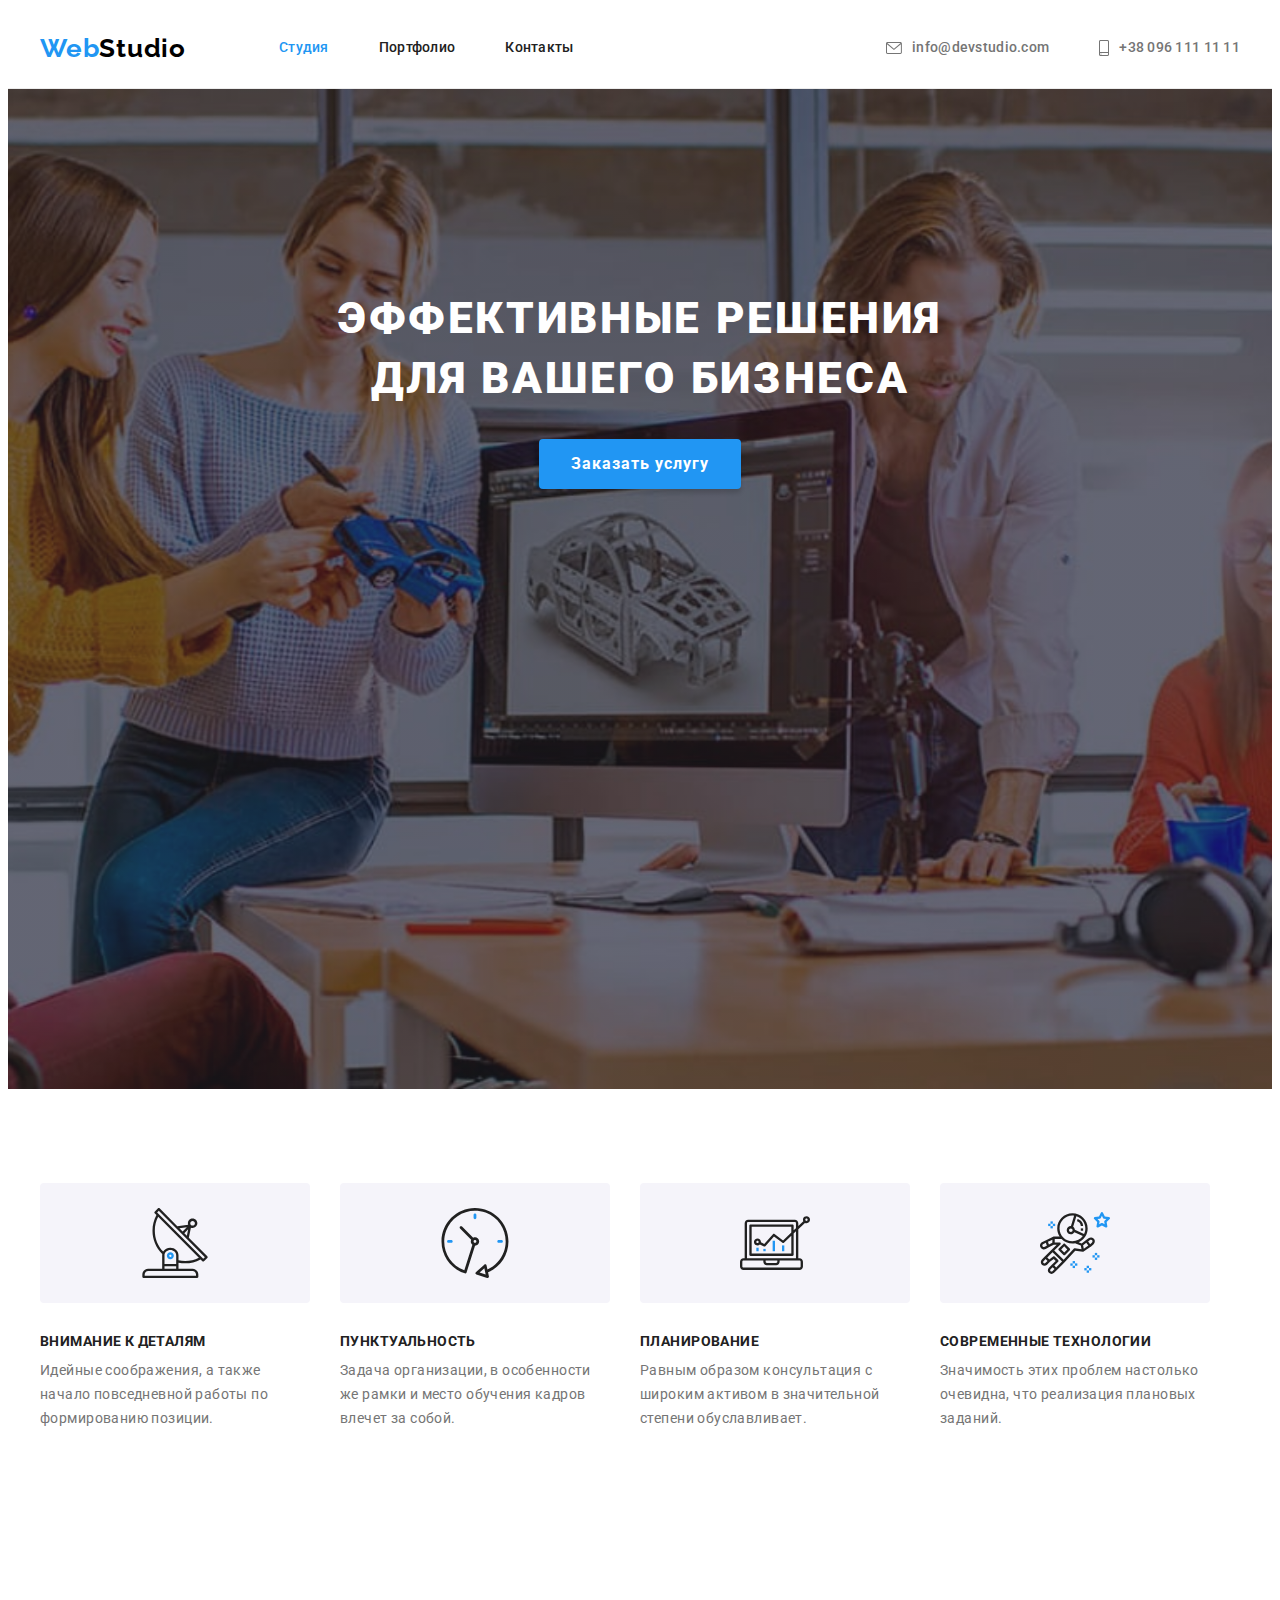
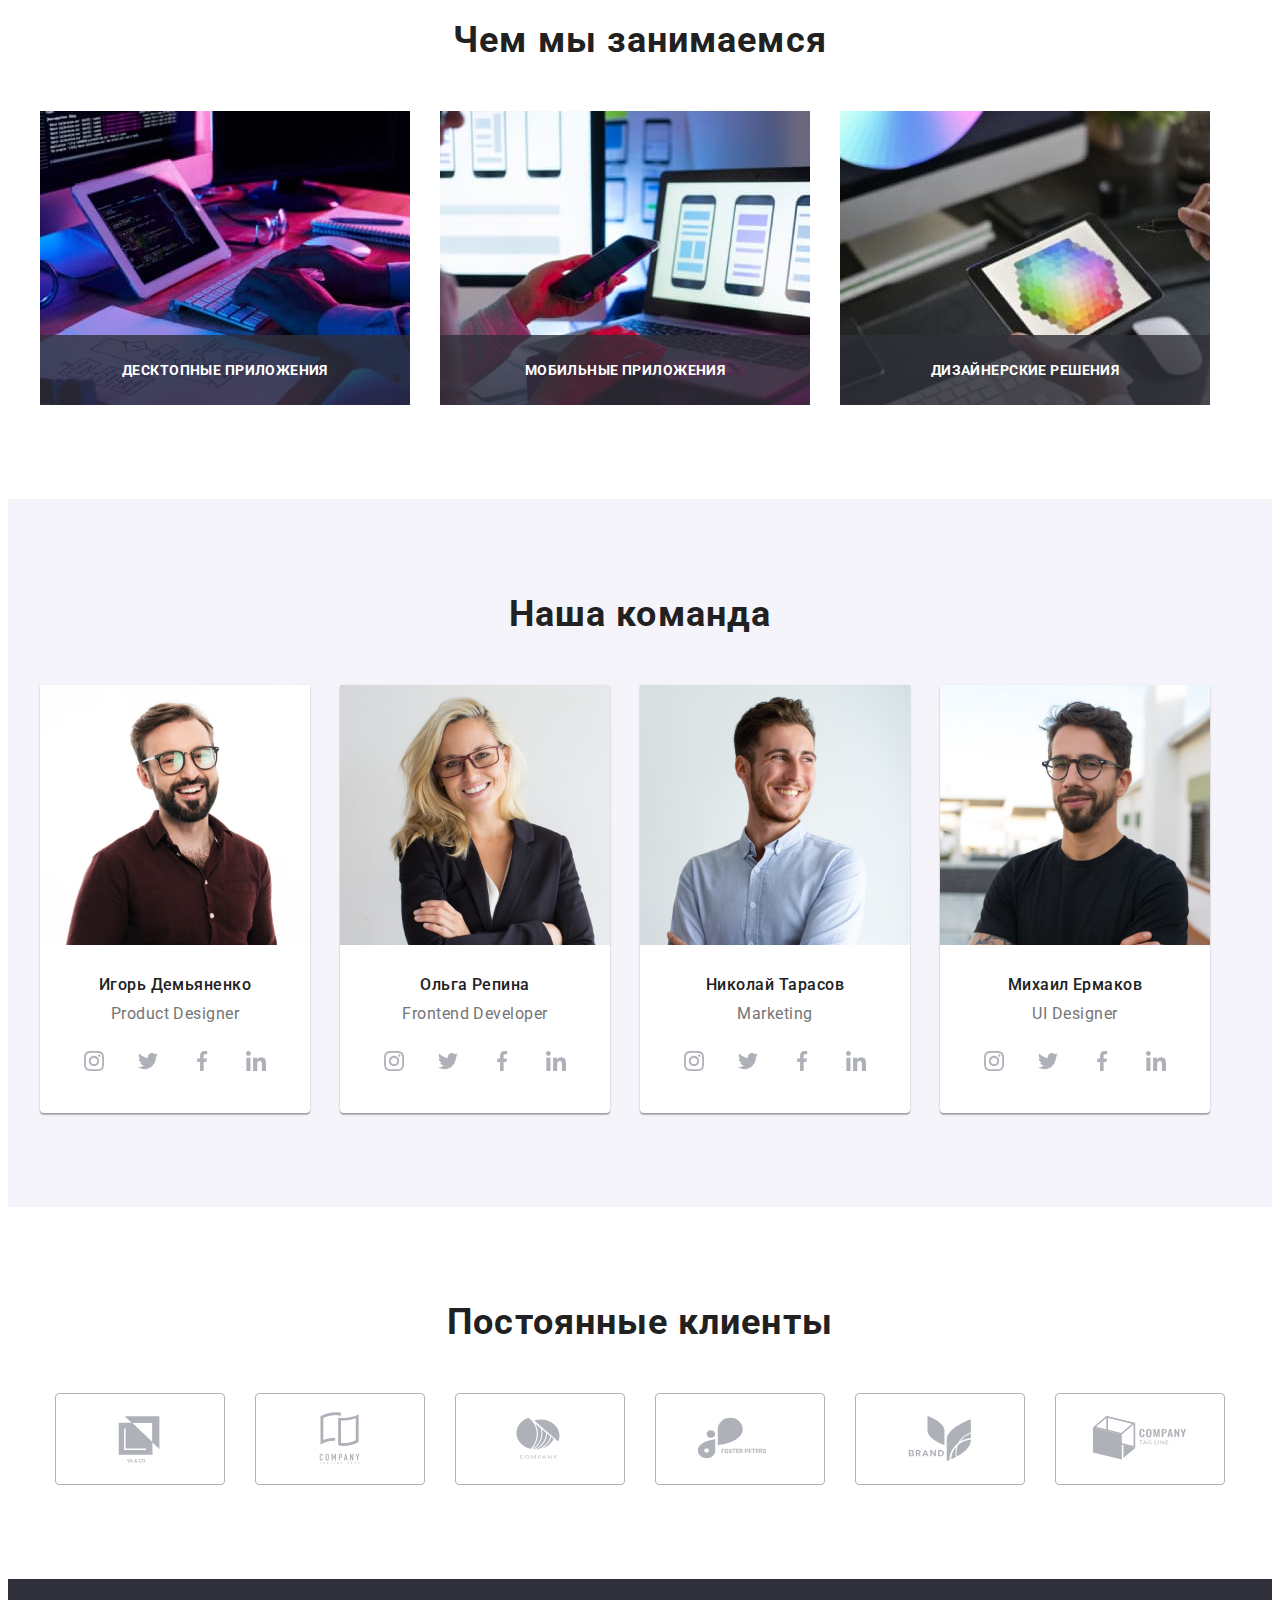
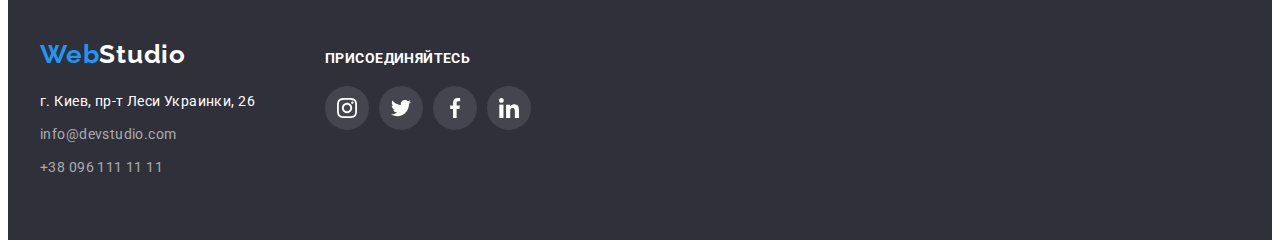
<file: index.html>
<!DOCTYPE html>
<html lang="ru">
  <head>
    <meta charset="UTF-8" />
    <meta http-equiv="X-UA-Compatible" content="IE=edge" />
    <meta name="viewport" content="width=device-width, initial-scale=1.0" />
    <link rel="preconnect" href="https://fonts.googleapis.com" />
    <link rel="preconnect" href="https://fonts.gstatic.com" crossorigin />
    <link
      rel="stylesheet"
      href="https://cdnjs.cloudflare.com/ajax/libs/modern-normalize/1.1.0/modern-normalize.min.css"
      integrity="sha512-wpPYUAdjBVSE4KJnH1VR1HeZfpl1ub8YT/NKx4PuQ5NmX2tKuGu6U/JRp5y+Y8XG2tV+wKQpNHVUX03MfMFn9Q=="
      crossorigin="anonymous"
      referrerpolicy="no-referrer"
    />
    <link
      href="https://fonts.googleapis.com/css2?family=Raleway:wght@700&family=Roboto:wght@400;500;700;900&display=swap"
      rel="stylesheet"
    />
    <title>Document</title>
    <link rel="stylesheet" href="./css/style.css" />
  </head>
  <body>
    <!-- /* ----------HEADER---------- */ -->
    <header class="header">
      <div class="container">
        <nav class="header-nav">
          <a class="header-logo link" lang="en" href="index.html"
            >Web<span class="header-logo-studio">Studio</span>
          </a>
          <ul class="header-list list">
            <li class="header-list-item"><a href="" class="header-link link current">Студия</a></li>
            <li class="header-list-item">
              <a href="./portfolio.html" class="header-link link">Портфолио</a>
            </li>
            <li class="header-list-item"><a href="" class="header-link link">Контакты</a></li>
          </ul>
        </nav>
        <ul class="header-adress list">
          <li class="header-adress-item">
            <a href="mailto:info@devstudio.com" class="header-mail link"
              ><svg class="header-adress-icon" width="16" height="12">
                <use href="./images/icons/symbol-defs.svg#icon-envelope"></use></svg
              >info@devstudio.com</a
            >
          </li>
          <li class="header-adress-item">
            <a class="header-tel link" href="tel:+380961111111"
              ><svg class="header-adress-icon" width="10" height="16">
                <use href="./images/icons/symbol-defs.svg#icon-smartphone"></use></svg
              >+38 096 111 11 11</a
            >
          </li>
        </ul>
      </div>
    </header>
    <main>
      <!-- /* ----------HERO---------- */ -->
      <section class="hero">
        <div class="container">
          <h1 class="hero-title">Эффективные решения для вашего бизнеса</h1>
          <button class="hero-btn" data-modal-open>Заказать услугу</button>
          <div class="backdrop is-hidden" data-modal>
            <div class="modal">
              <button class="modal-close" data-modal-close>
                <svg class="workers-soc-icon" width="18" height="18">
                  <use href="./images/icons/symbol-defs.svg#icon-close-black-18dp-2-1"></use>
                </svg>
              </button>
            </div>
          </div>
        </div>
      </section>
      <!-- /* ----------BENEFITS---------- */ -->
      <section class="benefits">
        <div class="container">
          <h2 class="visually-hidden">преимущества</h2>
          <ul class="benefits-list list">
            <li>
              <div class="benefits-icon-border">
                <svg class="benefits-icon" width="70" height="70">
                  <use href="./images/icons/symbol-defs.svg#icon-antenna"></use>
                </svg>
              </div>
              <h3 class="benefits-title">Внимание к деталям</h3>
              <p class="benefits-text">
                Идейные соображения, а также начало повседневной работы по формированию позиции.
              </p>
            </li>
            <li>
              <div class="benefits-icon-border">
                <svg class="benefits-icon" width="70" height="70">
                  <use href="./images/icons/symbol-defs.svg#icon-clock"></use>
                </svg>
              </div>
              <h3 class="benefits-title">Пунктуальность</h3>
              <p class="benefits-text">
                Задача организации, в особенности же рамки и место обучения кадров влечет за собой.
              </p>
            </li>

            <li>
              <div class="benefits-icon-border">
                <svg class="benefits-icon" width="70" height="70">
                  <use href="./images/icons/symbol-defs.svg#icon-diagram"></use>
                </svg>
              </div>
              <h3 class="benefits-title">Планирование</h3>
              <p class="benefits-text">
                Равным образом консультация с широким активом в значительной степени обуславливает.
              </p>
            </li>
            <li>
              <div class="benefits-icon-border">
                <svg class="benefits-icon" width="70" height="70">
                  <use href="./images/icons/symbol-defs.svg#icon-astronaut"></use>
                </svg>
              </div>
              <h3 class="benefits-title">Современные технологии</h3>
              <p class="benefits-text">
                Значимость этих проблем настолько очевидна, что реализация плановых заданий.
              </p>
            </li>
          </ul>
        </div>
      </section>
      <!-- /* ----------ABOUT---------- */ -->
      <section class="about">
        <div class="container">
          <h2 class="about-title">Чем мы занимаемся</h2>
          <ul class="abot-list list">
            <li class="about-list-item">
              <div class="thumb">
                <img src="./images/img-1.jpg" alt="програміст пише код" width="370" height="294" />
                <div class="about-list-overlay">
                  <h3 class="about-pre-title">Десктопные приложения</h3>
                </div>
              </div>
            </li>
            <li class="about-list-item">
              <div class="thumb">
                <img
                  src="./images/img-2.jpg"
                  alt="програміст оптимізовує сайт під мобільну версію"
                  width="370"
                  height="294"
                />
                <div class="about-list-overlay">
                  <h3 class="about-pre-title">Мобильные приложения</h3>
                </div>
              </div>
            </li>
            <li class="about-list-item">
              <div class="thumb">
                <img
                  src="./images/img-3.jpg"
                  alt="програміст обирає колір з палітри"
                  width="370"
                  height="294"
                />
                <div class="about-list-overlay">
                  <h3 class="about-pre-title">Дизайнерские решения</h3>
                </div>
              </div>
            </li>
          </ul>
        </div>
      </section>
      <!-- /* ----------TEAM---------- */ -->
      <section class="team">
        <div class="container">
          <h2 class="team-title">Наша команда</h2>
          <ul class="team-list list">
            <li class="team-list-item">
              <img
                src="./images/workers/worker-img-1.jpg"
                alt="фото працівника"
                width="270"
                height="260"
              />
              <div class="worker-data">
                <h3 class="worker">Игорь Демьяненко</h3>
                <p lang="an" class="position">Product Designer</p>
                <ul class="workers-soc-list list">
                  <li class="workers-soc-item">
                    <a href="" class="workers-soc-link link">
                      <svg class="workers-soc-icon" width="20" height="20">
                        <use href="./images/icons/symbol-defs.svg#icon-instagram"></use></svg
                    ></a>
                  </li>
                  <li class="workers-soc-item">
                    <a href="" class="workers-soc-link link"
                      ><svg class="workers-soc-icon" width="20" height="20">
                        <use href="./images/icons/symbol-defs.svg#icon-twitter"></use></svg
                    ></a>
                  </li>
                  <li class="workers-soc-item">
                    <a href="" class="workers-soc-link link"
                      ><svg class="workers-soc-icon" width="20" height="20">
                        <use href="./images/icons/symbol-defs.svg#icon-facebook"></use></svg
                    ></a>
                  </li>
                  <li class="workers-soc-item">
                    <a href="" class="workers-soc-link link"
                      ><svg class="workers-soc-icon" width="20" height="20">
                        <use href="./images/icons/symbol-defs.svg#icon-linkedin"></use></svg
                    ></a>
                  </li>
                </ul>
              </div>
            </li>
            <li class="team-list-item">
              <img
                src="./images/workers/worker-img-2.jpg"
                alt="фото працівника"
                width="270"
                height="260"
              />
              <div class="worker-data">
                <h3 class="worker">Ольга Репина</h3>
                <p lang="an" class="position">Frontend Developer</p>
                <ul class="workers-soc-list list">
                  <li class="workers-soc-item">
                    <a href="" class="workers-soc-link link">
                      <svg class="workers-soc-icon" width="20" height="20">
                        <use href="./images/icons/symbol-defs.svg#icon-instagram"></use></svg
                    ></a>
                  </li>
                  <li class="workers-soc-item">
                    <a href="" class="workers-soc-link link"
                      ><svg class="workers-soc-icon" width="20" height="20">
                        <use href="./images/icons/symbol-defs.svg#icon-twitter"></use></svg
                    ></a>
                  </li>
                  <li class="workers-soc-item">
                    <a href="" class="workers-soc-link link"
                      ><svg class="workers-soc-icon" width="20" height="20">
                        <use href="./images/icons/symbol-defs.svg#icon-facebook"></use></svg
                    ></a>
                  </li>
                  <li class="workers-soc-item">
                    <a href="" class="workers-soc-link link"
                      ><svg class="workers-soc-icon" width="20" height="20">
                        <use href="./images/icons/symbol-defs.svg#icon-linkedin"></use></svg
                    ></a>
                  </li>
                </ul>
              </div>
            </li>
            <li class="team-list-item">
              <img
                src="./images/workers/worker-img-3.jpg"
                alt="фото працівника"
                width="270"
                height="260"
              />
              <div class="worker-data">
                <h3 class="worker">Николай Тарасов</h3>
                <p lang="an" class="position">Marketing</p>
                <ul class="workers-soc-list list">
                  <li class="workers-soc-item">
                    <a href="" class="workers-soc-link link">
                      <svg class="workers-soc-icon" width="20" height="20">
                        <use href="./images/icons/symbol-defs.svg#icon-instagram"></use></svg
                    ></a>
                  </li>
                  <li class="workers-soc-item">
                    <a href="" class="workers-soc-link link"
                      ><svg class="workers-soc-icon" width="20" height="20">
                        <use href="./images/icons/symbol-defs.svg#icon-twitter"></use></svg
                    ></a>
                  </li>
                  <li class="workers-soc-item">
                    <a href="" class="workers-soc-link link"
                      ><svg class="workers-soc-icon" width="20" height="20">
                        <use href="./images/icons/symbol-defs.svg#icon-facebook"></use></svg
                    ></a>
                  </li>
                  <li class="workers-soc-item">
                    <a href="" class="workers-soc-link link"
                      ><svg class="workers-soc-icon" width="20" height="20">
                        <use href="./images/icons/symbol-defs.svg#icon-linkedin"></use></svg
                    ></a>
                  </li>
                </ul>
              </div>
            </li>
            <li class="team-list-item">
              <img
                src="./images/workers/worker-img-4.jpg"
                alt="фото працівника"
                width="270"
                height="260"
              />
              <div class="worker-data">
                <h3 class="worker">Михаил Ермаков</h3>
                <p lang="an" class="position">UI Designer</p>
                <ul class="workers-soc-list list">
                  <li class="workers-soc-item">
                    <a href="" class="workers-soc-link link">
                      <svg class="workers-soc-icon" width="20" height="20">
                        <use href="./images/icons/symbol-defs.svg#icon-instagram"></use></svg
                    ></a>
                  </li>
                  <li class="workers-soc-item">
                    <a href="" class="workers-soc-link link"
                      ><svg class="workers-soc-icon" width="20" height="20">
                        <use href="./images/icons/symbol-defs.svg#icon-twitter"></use></svg
                    ></a>
                  </li>
                  <li class="workers-soc-item">
                    <a href="" class="workers-soc-link link"
                      ><svg class="workers-soc-icon" width="20" height="20">
                        <use href="./images/icons/symbol-defs.svg#icon-facebook"></use></svg
                    ></a>
                  </li>
                  <li class="workers-soc-item">
                    <a href="" class="workers-soc-link link"
                      ><svg class="workers-soc-icon" width="20" height="20">
                        <use href="./images/icons/symbol-defs.svg#icon-linkedin"></use></svg
                    ></a>
                  </li>
                </ul>
              </div>
            </li>
          </ul>
        </div>
      </section>

      <!-- /* ----------CUSTOMERS---------- */ -->
      <section class="customers">
        <div class="container">
          <h2 class="customers-title">Постоянные клиенты</h2>
          <ul class="customers-list list">
            <li class="customers-list-item">
              <a href="" cl class="customers-link link">
                <svg class="customers-icon" width="106" height="60">
                  <use href="./images/icons/symbol-defs.svg#icon-company-1"></use>
                </svg>
              </a>
            </li>
            <li class="customers-list-item">
              <a href="" cl class="customers-link link"
                ><svg class="customers-icon" width="106" height="60">
                  <use href="./images/icons/symbol-defs.svg#icon-company-2"></use></svg
              ></a>
            </li>
            <li class="customers-list-item">
              <a href="" cl class="customers-link link"
                ><svg class="customers-icon" width="106" height="60">
                  <use href="./images/icons/symbol-defs.svg#icon-company-3"></use></svg
              ></a>
            </li>
            <li class="customers-list-item">
              <a href="" cl class="customers-link link"
                ><svg class="customers-icon" width="106" height="60">
                  <use href="./images/icons/symbol-defs.svg#icon-company-4"></use></svg
              ></a>
            </li>
            <li class="customers-list-item">
              <a href="" cl class="customers-link link"
                ><svg class="customers-icon" width="106" height="60">
                  <use href="./images/icons/symbol-defs.svg#icon-company-5"></use></svg
              ></a>
            </li>
            <li class="customers-list-item">
              <a href="" cl class="customers-link link"
                ><svg class="customers-icon" width="106" height="60">
                  <use href="./images/icons/symbol-defs.svg#icon-company-6"></use></svg
              ></a>
            </li>
          </ul>
        </div>
      </section>
    </main>
    <!-- /* ----------FOOTER---------- */ -->
    <footer class="footer">
      <div class="container">
        <div class="footer-logo-adress">
          <a class="footer-logo link" lang="en" href="index.html"
            >Web<span class="footer-logo-studio">Studio</span></a
          >
          <address>
            <ul class="footer-adress list">
              <li class="footer-adress-item">
                <a
                  class="footer-adress link"
                  href="https://goo.gl/maps/LGsZiP8AUQfU9xcZ6"
                  target="-blank"
                  rel="noopener noreferrer"
                  >г. Киев, пр-т Леси Украинки, 26</a
                >
              </li>
              <li class="footer-adress-item">
                <a class="footer-mail link" href="mailto:info@devstudio.com">info@devstudio.com</a>
              </li>
              <li class="footer-adress-item">
                <a class="footer-tel link" href="tel:+380961111111">+38 096 111 11 11</a>
              </li>
            </ul>
          </address>
        </div>
        <div class="footer-soc">
          <h3 class="join">присоединяйтесь</h3>
          <ul class="footer-soc-list list">
            <li class="footer-soc-item">
              <a href="" class="footer-soc-link link">
                <svg class="footer-soc-icon" width="20" height="20">
                  <use href="./images/icons/symbol-defs.svg#icon-instagram"></use></svg
              ></a>
            </li>
            <li class="footer-soc-item">
              <a href="" class="footer-soc-link link"
                ><svg class="footer-soc-icon" width="20" height="20">
                  <use href="./images/icons/symbol-defs.svg#icon-twitter"></use></svg
              ></a>
            </li>
            <li class="footer-soc-item">
              <a href="" class="footer-soc-link link"
                ><svg class="footer-soc-icon" width="20" height="20">
                  <use href="./images/icons/symbol-defs.svg#icon-facebook"></use></svg
              ></a>
            </li>
            <li class="footer-soc-item">
              <a href="" class="footer-soc-link link"
                ><svg class="footer-soc-icon" width="20" height="20">
                  <use href="./images/icons/symbol-defs.svg#icon-linkedin"></use></svg
              ></a>
            </li>
          </ul>
        </div>
      </div>
    </footer>
    <script src="./js/modal.js"></script>
  </body>
</html>
</file>
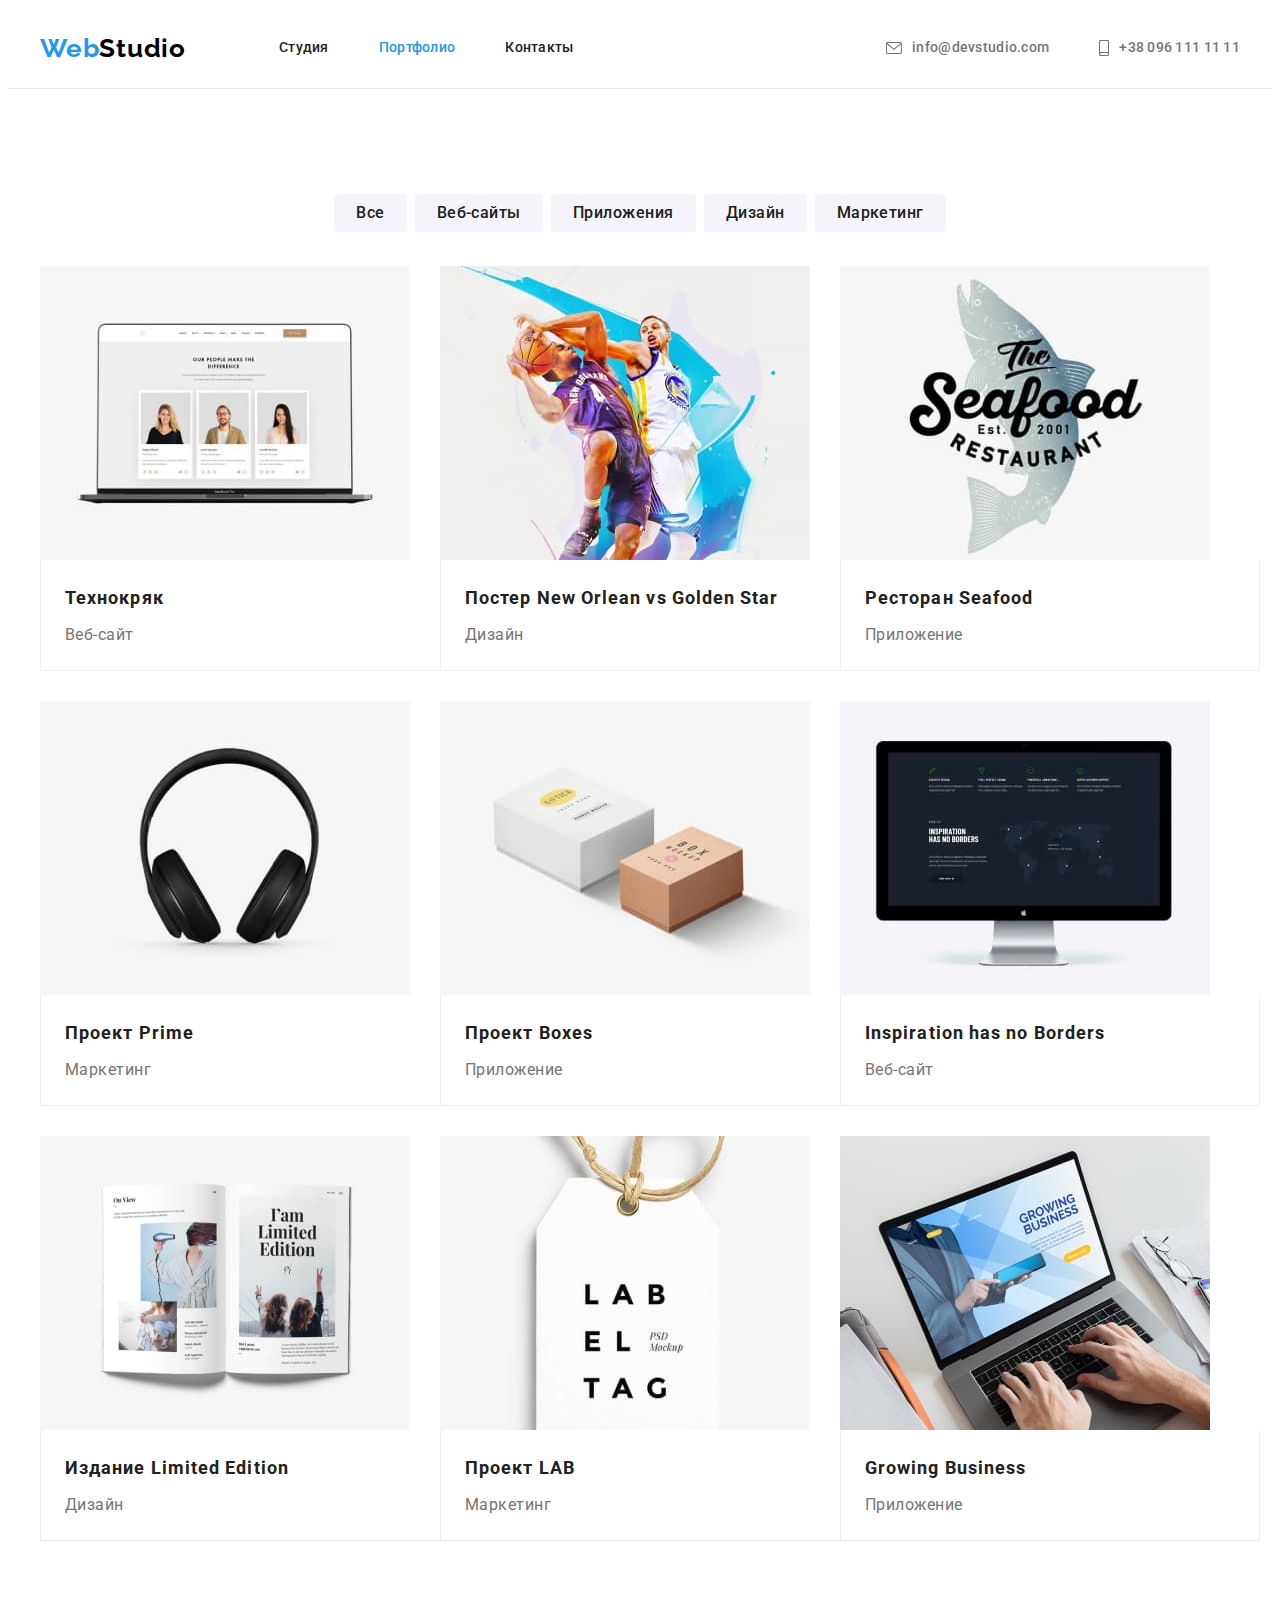
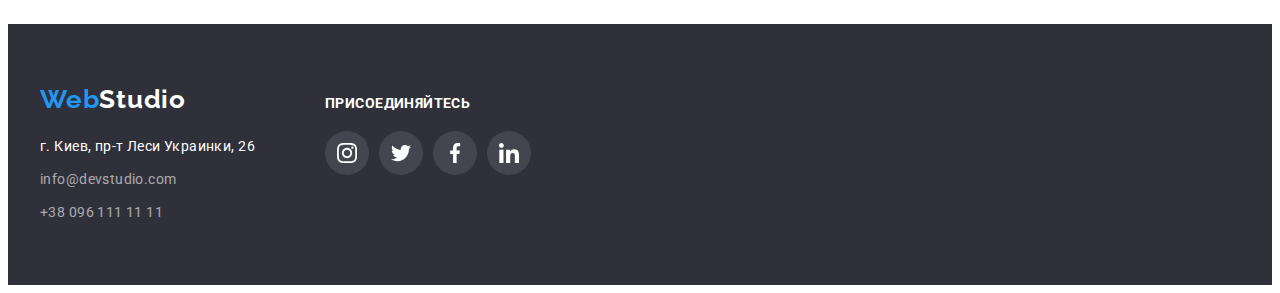
<file: portfolio.html>
<!DOCTYPE html>
<html lang="ru">
  <head>
    <meta charset="UTF-8" />
    <meta http-equiv="X-UA-Compatible" content="IE=edge" />
    <meta name="viewport" content="width=device-width, initial-scale=1.0" />
    <link rel="preconnect" href="https://fonts.googleapis.com" />
    <link rel="preconnect" href="https://fonts.gstatic.com" crossorigin />
    <link
      rel="stylesheet"
      href="https://cdnjs.cloudflare.com/ajax/libs/modern-normalize/1.1.0/modern-normalize.min.css"
      integrity="sha512-wpPYUAdjBVSE4KJnH1VR1HeZfpl1ub8YT/NKx4PuQ5NmX2tKuGu6U/JRp5y+Y8XG2tV+wKQpNHVUX03MfMFn9Q=="
      crossorigin="anonymous"
      referrerpolicy="no-referrer"
    />
    <link
      href="https://fonts.googleapis.com/css2?family=Raleway:wght@700&family=Roboto:wght@400;500;700;900&display=swap"
      rel="stylesheet"
    />
    <title>Document</title>
    <link rel="stylesheet" href="./css/style.css" />
  </head>
  <body>
    <!-- /* ----------HEADER---------- */ -->
    <header class="header">
      <div class="container">
        <nav class="header-nav">
          <a class="header-logo link" lang="en" href="index.html"
            >Web<span class="header-logo-studio">Studio</span>
          </a>
          <ul class="header-list list">
            <li class="header-list-item">
              <a href="./index.html" class="header-link link">Студия</a>
            </li>
            <li class="header-list-item">
              <a href="./portfolio.html" class="header-link link current">Портфолио</a>
            </li>
            <li class="header-list-item"><a href="" class="header-link link">Контакты</a></li>
          </ul>
        </nav>
        <ul class="header-adress list">
          <li class="header-adress-item">
            <a href="mailto:info@devstudio.com" class="header-mail link"
              ><svg class="header-adress-icon" width="16" height="12">
                <use href="./images/icons/symbol-defs.svg#icon-envelope"></use></svg
              >info@devstudio.com</a
            >
          </li>
          <li class="header-adress-item">
            <a class="header-tel link" href="tel:+380961111111"
              ><svg class="header-adress-icon" width="10" height="16">
                <use href="./images/icons/symbol-defs.svg#icon-smartphone"></use></svg
              >+38 096 111 11 11</a
            >
          </li>
        </ul>
      </div>
    </header>
    <main>
      <!-- /* ----------PORTFOLIO---------- */ -->
      <section class="portfolio">
        <div class="container">
          <h2 class="visually-hidden">Портфолио</h2>
          <ul class="filter-list list">
            <li><button type="button" class="filter-list-btn">Все</button></li>
            <li><button type="button" class="filter-list-btn">Веб-сайты</button></li>
            <li><button type="button" class="filter-list-btn">Приложения</button></li>
            <li><button type="button" class="filter-list-btn">Дизайн</button></li>
            <li><button type="button" class="filter-list-btn">Маркетинг</button></li>
          </ul>
          <ul class="work-list list">
            <li class="work-list-item">
              <a href="" class="work-list-link link">
                <div class="work-list-thumb">
                  <img
                    src="./images/portfolio/portfolio-img-1.jpg"
                    alt="сторінка на екрані лаптопа"
                    width="370"
                    height="294"
                  />
                  <div class="work-list-overlay">
                    <p class="work-overlay-text">
                      Ресурс предлагает комплексные предложения с разным уровнем функционала и
                      сервисов. Все это позволит посетителю получить исчерпывающие сведения о
                      компании или частном лице.
                    </p>
                  </div>
                </div>
                <div class="description">
                  <h3 class="work-list-title">Технокряк</h3>
                  <p class="work-list-product">Веб-сайт</p>
                </div>
              </a>
            </li>

            <li class="work-list-item">
              <a href="" class="work-list-link link"
                ><div class="work-list-thumb">
                  <img
                    src="./images/portfolio/portfolio-img-2.jpg"
                    alt="два баскетболіста"
                    width="370"
                    height="294"
                  />
                  <div class="work-list-overlay">
                    <p class="work-overlay-text">
                      Ресурс предлагает комплексные предложения с разным уровнем функционала и
                      сервисов. Все это позволит посетителю получить исчерпывающие сведения о
                      компании или частном лице.
                    </p>
                  </div>
                </div>
                <div class="description">
                  <h3 class="work-list-title">Постер New Orlean vs Golden Star</h3>
                  <p class="work-list-product">Дизайн</p>
                </div></a
              >
            </li>
            <li class="work-list-item">
              <a href="" class="work-list-link link"
                ><div class="work-list-thumb">
                  <img
                    src="./images/portfolio/portfolio-img-3.jpg"
                    alt="лого ресторану"
                    width="370"
                    height="294"
                  />
                  <div class="work-list-overlay">
                    <p class="work-overlay-text">
                      Ресурс предлагает комплексные предложения с разным уровнем функционала и
                      сервисов. Все это позволит посетителю получить исчерпывающие сведения о
                      компании или частном лице.
                    </p>
                  </div>
                </div>
                <div class="description">
                  <h3 class="work-list-title">Ресторан Seafood</h3>
                  <p class="work-list-product">Приложение</p>
                </div></a
              >
            </li>
            <li class="work-list-item">
              <a href="" class="work-list-link link"
                ><div class="work-list-thumb">
                  <img
                    src="./images/portfolio/portfolio-img-4.jpg"
                    alt="навушники"
                    width="370"
                    height="294"
                  />
                  <div class="work-list-overlay">
                    <p class="work-overlay-text">
                      Ресурс предлагает комплексные предложения с разным уровнем функционала и
                      сервисов. Все это позволит посетителю получить исчерпывающие сведения о
                      компании или частном лице.
                    </p>
                  </div>
                </div>
                <div class="description">
                  <h3 class="work-list-title">Проект Prime</h3>
                  <p class="work-list-product">Маркетинг</p>
                </div></a
              >
            </li>
            <li class="work-list-item">
              <a href="" class="work-list-link link"
                ><div class="work-list-thumb">
                  <img
                    src="./images/portfolio/portfolio-img-5.jpg"
                    alt="дві картонні коробки"
                    width="370"
                    height="294"
                  />
                  <div class="work-list-overlay">
                    <p class="work-overlay-text">
                      Ресурс предлагает комплексные предложения с разным уровнем функционала и
                      сервисов. Все это позволит посетителю получить исчерпывающие сведения о
                      компании или частном лице.
                    </p>
                  </div>
                </div>
                <div class="description">
                  <h3 class="work-list-title">Проект Boxes</h3>
                  <p class="work-list-product">Приложение</p>
                </div></a
              >
            </li>
            <li class="work-list-item">
              <a href="" class="work-list-link link"
                ><div class="work-list-thumb">
                  <img
                    src="./images/portfolio/portfolio-img-6.jpg"
                    alt="сторінка на моніторі"
                    width="370"
                    height="294"
                  />
                  <div class="work-list-overlay">
                    <p class="work-overlay-text">
                      Ресурс предлагает комплексные предложения с разным уровнем функционала и
                      сервисов. Все это позволит посетителю получить исчерпывающие сведения о
                      компании или частном лице.
                    </p>
                  </div>
                </div>
                <div class="description">
                  <h3 class="work-list-title">Inspiration has no Borders</h3>
                  <p class="work-list-product">Веб-сайт</p>
                </div></a
              >
            </li>
            <li class="work-list-item">
              <a href="" class="work-list-link link"
                ><div class="work-list-thumb">
                  <img
                    src="./images/portfolio/portfolio-img-7.jpg"
                    alt="журнал"
                    width="370"
                    height="294"
                  />
                  <div class="work-list-overlay">
                    <p class="work-overlay-text">
                      Ресурс предлагает комплексные предложения с разным уровнем функционала и
                      сервисов. Все это позволит посетителю получить исчерпывающие сведения о
                      компании или частном лице.
                    </p>
                  </div>
                </div>
                <div class="description">
                  <h3 class="work-list-title">Издание Limited Edition</h3>
                  <p class="work-list-product">Дизайн</p>
                </div></a
              >
            </li>
            <li class="work-list-item">
              <a href="" class="work-list-link link"
                ><div class="work-list-thumb">
                  <img
                    src="./images/portfolio/portfolio-img-8.jpg"
                    alt="лого компанії"
                    width="370"
                    height="294"
                  />
                  <div class="work-list-overlay">
                    <p class="work-overlay-text">
                      Ресурс предлагает комплексные предложения с разным уровнем функционала и
                      сервисов. Все это позволит посетителю получить исчерпывающие сведения о
                      компании или частном лице.
                    </p>
                  </div>
                </div>
                <div class="description">
                  <h3 class="work-list-title">Проект LAB</h3>
                  <p class="work-list-product">Маркетинг</p>
                </div></a
              >
            </li>
            <li class="work-list-item">
              <a href="" class="work-list-link link"
                ><div class="work-list-thumb">
                  <img
                    src="./images/portfolio/portfolio-img-9.jpg"
                    alt="додаток на екрані лаптопа"
                    width="370"
                    height="294"
                  />
                  <div class="work-list-overlay">
                    <p class="work-overlay-text">
                      Ресурс предлагает комплексные предложения с разным уровнем функционала и
                      сервисов. Все это позволит посетителю получить исчерпывающие сведения о
                      компании или частном лице.
                    </p>
                  </div>
                </div>
                <div class="description">
                  <h3 class="work-list-title">Growing Business</h3>
                  <p class="work-list-product">Приложение</p>
                </div></a
              >
            </li>
          </ul>
        </div>
      </section>
    </main>
    <!-- /* ----------FOOTER---------- */ -->
    <footer class="footer">
      <div class="container">
        <div class="footer-logo-adress">
          <a class="footer-logo link" lang="en" href="index.html"
            >Web<span class="footer-logo-studio">Studio</span></a
          >
          <address>
            <ul class="footer-adress list">
              <li class="footer-adress-item">
                <a
                  class="footer-adress link"
                  href="https://goo.gl/maps/LGsZiP8AUQfU9xcZ6"
                  target="-blank"
                  rel="noopener noreferrer"
                  >г. Киев, пр-т Леси Украинки, 26</a
                >
              </li>
              <li class="footer-adress-item">
                <a class="footer-mail link" href="mailto:info@devstudio.com">info@devstudio.com</a>
              </li>
              <li class="footer-adress-item">
                <a class="footer-tel link" href="tel:+380961111111">+38 096 111 11 11</a>
              </li>
            </ul>
          </address>
        </div>
        <div class="footer-soc">
          <h3 class="join">присоединяйтесь</h3>
          <ul class="footer-soc-list list">
            <li class="footer-soc-item">
              <a href="" class="footer-soc-link link">
                <svg class="footer-soc-icon" width="20" height="20">
                  <use href="./images/icons/symbol-defs.svg#icon-instagram"></use></svg
              ></a>
            </li>
            <li class="footer-soc-item">
              <a href="" class="footer-soc-link link"
                ><svg class="footer-soc-icon" width="20" height="20">
                  <use href="./images/icons/symbol-defs.svg#icon-twitter"></use></svg
              ></a>
            </li>
            <li class="footer-soc-item">
              <a href="" class="footer-soc-link link"
                ><svg class="footer-soc-icon" width="20" height="20">
                  <use href="./images/icons/symbol-defs.svg#icon-facebook"></use></svg
              ></a>
            </li>
            <li class="footer-soc-item">
              <a href="" class="footer-soc-link link"
                ><svg class="footer-soc-icon" width="20" height="20">
                  <use href="./images/icons/symbol-defs.svg#icon-linkedin"></use></svg
              ></a>
            </li>
          </ul>
        </div>
      </div>
    </footer>
  </body>
</html>
</file>
<file: css/style.css>
:root {
  --first-title-color: #ffffff;
  --second-title-color: #212121;
  --second-font-color: #212121;
  --adress-font-color: #757575;
  --focus-font-color: #2196f3;
  --accent-backgraund-color: #2f303a;
}
p,
h1,
h2,
h3,
h4,
h5,
h6 {
  margin: 0;
}
ul,
ol {
  margin: 0;
  padding-left: 0;
}
img {
  display: block;
  min-width: 100%;
  height: auto;
}
body {
  font-family: 'Roboto', sans-serif;
  color: #757575;
}
section {
  padding-top: 94px;
  padding-bottom: 94px;
  /* outline: 2px solid teal; */
}
.list {
  list-style: none;
}
.link {
  text-decoration: none;
}
.container {
  width: 1200px;
  padding-left: 15px;
  padding-right: 15px;
  margin: 0 auto;
  /* outline: 2px solid red; */
}

.visually-hidden {
  position: absolute;
  width: 1px;
  height: 1px;
  margin: -1px;
  border: 0;
  padding: 0;

  white-space: nowrap;
  clip-path: inset(100%);
  clip: rect(0 0 0 0);
  overflow: hidden;
}

/* ----------HEADER----------  */

.header {
  border-bottom: 1px solid #ececec;
}
.header > .container {
  display: flex;
  align-items: center;
}
.header-nav {
  display: flex;
  align-items: center;
}
.header-list {
  display: flex;
}
.header-list-item:not(:last-child) {
  margin-right: 50px;
}
.header-adress {
  display: flex;
  margin-left: auto;
}
.header-mail,
.header-tel {
  padding-top: 32px;
  padding-bottom: 32px;
}
.header-adress > li + li {
  margin-left: 50px;
}
.header-link {
  display: block;
  padding-top: 32px;
  padding-bottom: 32px;
}
.header-link .link .header {
  background-color: #ffffff;
}
.header-logo {
  font-family: 'Raleway';
  font-weight: 700;
  font-size: 26px;
  line-height: 1.19;
  letter-spacing: 0.03em;
  color: var(--focus-font-color);
  display: block;
  margin-right: 93px;
}
.header-logo-studio {
  color: #000000;
}

.header-link {
  font-weight: 500;
  font-size: 14px;
  line-height: 1.14;
  letter-spacing: 0.02em;
  color: var(--second-font-color);
  transition: color 250ms cubic-bezier(0.4, 0, 0.2, 1);
}
.header-link:hover {
  color: var(--focus-font-color);
}
.header-link:focus {
  color: var(--focus-font-color);
  /* outline: none; */
}
.current {
  color: var(--focus-font-color);
}
.header-mail,
.header-tel {
  font-weight: 500;
  font-size: 14px;
  line-height: 1.14;
  letter-spacing: 0.02em;
  color: var(--adress-font-color);
  display: flex;
  align-items: center;
  transition: color 250ms cubic-bezier(0.4, 0, 0.2, 1);
}
.header-mail:hover,
.header-mail:focus {
  color: var(--focus-font-color);
  /* outline: none; */
}
/* .header-tel {
  font-weight: 500;
  font-size: 14px;
  line-height: 1.14;
  letter-spacing: 0.02em;
  color: var(--adress-font-color);
  display: flex;
  align-items: center;
} */
.header-tel:hover,
.header-tel:focus {
  color: var(--focus-font-color);
  /* outline: none; */
}

.header-adress-icon {
  margin-right: 10px;
  fill: currentColor;
}

/* ----------HERO----------  */

.hero {
  max-width: 1600px;
  height: 600px;
  padding-top: 200px;
  padding-bottom: 200px;
  text-align: center;
  background-image: linear-gradient(rgba(47, 48, 58, 0.4), rgba(47, 48, 58, 0.4)),
    url('../images/hero-background.jpg');
  background-color: #c4c4c4;
  background-repeat: no-repeat;
  background-position: center;
  background-size: cover;
  margin-right: auto;
  margin-left: auto;
}
.hero-title {
  width: 696px;
  font-weight: 900;
  font-size: 44px;
  line-height: 1.36;
  text-align: center;
  letter-spacing: 0.06em;
  text-transform: uppercase;
  color: var(--first-title-color);
  margin: 0 auto;
  margin-bottom: 30px;
}
.hero-btn {
  font-family: inherit;
  font-weight: 700;
  font-size: 16px;
  line-height: 1.88;
  letter-spacing: 0.06em;
  color: #ffffff;
  background: #2196f3;
  box-shadow: 0px 4px 4px rgba(0, 0, 0, 0.15);
  border-radius: 4px;
  padding: 10px 32px;
  border: 0;
  transition: background 250ms cubic-bezier(0.4, 0, 0.2, 1);
  cursor: pointer;
}
.hero-btn:hover,
.hero-btn:focus {
  background: #188ce8;
}

.backdrop {
  position: fixed;
  background: rgba(0, 0, 0, 0.1);
  left: 0;
  top: 0;
  width: 100%;
  height: 100%;
  opacity: 1;
  transition: opacity 250ms cubic-bezier(0.4, 0, 0.2, 1);
  z-index: 1;
}
.backdrop.is-hidden {
  opacity: 0;
  pointer-events: none;
}
.backdrop.is-hidden.modal {
  transform: translate(-50%, -50%) scale(0.7);
}
.modal {
  position: absolute;
  width: 528px;
  height: 581px;
  top: 50%;
  left: 50%;

  background: #ffffff;
  box-shadow: 0px 1px 3px rgba(0, 0, 0, 0.12), 0px 1px 1px rgba(0, 0, 0, 0.14),
    0px 2px 1px rgba(0, 0, 0, 0.2);
  border-radius: 4px;

  transform: translate(-50%, -50%) scale(1);
  transition: transform 250ms cubic-bezier(0.4, 0, 0.2, 1);
}
.modal-close {
  width: 30px;
  height: 30px;
  background: #ffffff;
  border: 1px solid rgba(0, 0, 0, 0.1);
  border-radius: 50%;
  display: flex;
  align-items: center;
  justify-content: center;
  position: absolute;
  right: 8px;
  top: 8px;
  cursor: pointer;
}

/* ----------BENEFITS----------  */

.benefits {
  max-width: 1600px;
  margin-right: auto;
  margin-left: auto;
}
.benefits-list {
  display: flex;
}
.benefits-list > li:not(:first-child) {
  margin-left: 30px;
}
.benefits-list li {
  width: 270px;
}
.benefits-icon-border {
  display: flex;
  align-items: center;
  justify-content: center;
  width: 270px;
  height: 120px;
  margin-bottom: 30px;
  background: #f5f4fa;
  border-radius: 4px;
}

.benefits-title {
  font-weight: 700;
  font-size: 14px;
  line-height: 16px;
  letter-spacing: 0.03em;
  text-transform: uppercase;
  color: var(--second-title-color);
  margin-bottom: 10px;
}
.benefits-text {
  font-size: 14px;
  line-height: 1.71;
  letter-spacing: 0.03em;
}

/* ----------ABOUT----------  */

.about {
  max-width: 1600px;
  margin-right: auto;
  margin-left: auto;
}
.about > .container {
  flex-direction: column;
  display: flex;
}
.about-title {
  margin-bottom: 50px;
  margin-left: auto;
  margin-right: auto;
}
.abot-list {
  display: flex;
}
.about-list-item {
  position: relative;
}
.about-list-item:not(:first-child) {
  margin-left: 30px;
}
.thumb {
  position: relative;
}
/* .thumb::before {
  content: '';
  position: absolute;
  bottom: 0;
    width: 100%;
  height: 70px;
  background-color: rgba(47, 48, 58, 0.8);
} */
.about-list-overlay {
  position: absolute;
  bottom: 0;
  width: 100%;
  height: 70px;
  background-color: rgba(47, 48, 58, 0.8);
}
.about-pre-title {
  display: flex;
  width: 100%;
  height: 100%;
  align-items: center;
  justify-content: center;
  font-weight: 700;
  font-size: 14px;
  line-height: 16px;
  text-align: center;
  letter-spacing: 0.03em;
  text-transform: uppercase;
  color: var(--first-title-color);
}
.about-title {
  font-weight: 700;
  font-size: 36px;
  line-height: 42px;
  letter-spacing: 0.03em;
  color: var(--second-title-color);
}

/* ----------TEAM----------  */

.team-list {
  display: flex;
}
.team {
  background-color: #f5f4fa;
  max-width: 1600px;
  margin-right: auto;
  margin-left: auto;
}
.team-title {
  font-weight: 700;
  font-size: 36px;
  line-height: 1.17;
  letter-spacing: 0.03em;
  color: var(--second-title-color);
  margin-bottom: 50px;
  text-align: center;
}
.team-list-item:not(:last-child) {
  margin-right: 30px;
}
.team-list-item {
  background: #ffffff;
  box-shadow: 0px 1px 3px rgba(0, 0, 0, 0.12), 0px 1px 1px rgba(0, 0, 0, 0.14),
    0px 2px 1px rgba(0, 0, 0, 0.2);
  border-radius: 0px 0px 4px 4px;
  width: 270px;
}
.worker-data {
  padding-bottom: 30px;
  padding-top: 30px;
}
.worker {
  font-weight: 500;
  font-size: 16px;
  line-height: 1.19;
  letter-spacing: 0.03em;
  color: var(--second-font-color);
  margin-bottom: 10px;
  text-align: center;
}
.position {
  font-weight: 400;
  font-size: 16px;
  line-height: 1.19;
  letter-spacing: 0.03em;
  text-align: center;
  margin-bottom: 16px;
}
.workers-soc-list {
  display: flex;
  justify-content: center;
}
.workers-soc-item + .workers-soc-item {
  margin-left: 10px;
}

.workers-soc-link {
  width: 44px;
  height: 44px;
  border-radius: 50%;
  color: #afb1b8;
  display: flex;
  align-items: center;
  justify-content: center;
  transition: background-color 250ms cubic-bezier(0.4, 0, 0.2, 1),
    color 250ms cubic-bezier(0.4, 0, 0.2, 1);
}
.workers-soc-icon {
  fill: currentColor;
}
.workers-soc-link:hover,
.workers-soc-link:focus {
  background-color: var(--focus-font-color);
  color: var(--first-title-color);
  outline: none;
}

/* ----------CUSTOMERS---------- */
.customers {
  max-width: 1600px;
  margin-right: auto;
  margin-left: auto;
}
.customers-title {
  font-weight: 700;
  font-size: 36px;
  line-height: 42px;
  text-align: center;
  letter-spacing: 0.03em;
  color: var(--second-font-color);
  margin-bottom: 50px;
}
.customers-list {
  display: flex;
  justify-content: center;
}
.customers-list-item {
  width: 170px;
  height: 92px;
}
.customers-list-item:not(:last-child) {
  margin-right: 30px;
}
.customers-link {
  display: flex;
  align-items: center;
  justify-content: center;
  width: 100%;
  height: 100%;
  color: #afb1b8;
  border: 1px solid #afb1b8;
  box-sizing: border-box;
  border-radius: 4px;
  transition: color 250ms cubic-bezier(0.4, 0, 0.2, 1), border 250ms cubic-bezier(0.4, 0, 0.2, 1);
}
.customers-icon {
  fill: currentColor;
}
.customers-link:hover,
.customers-link:focus {
  color: var(--focus-font-color);
  border: 1px solid var(--focus-font-color);
  outline: none;
}
<!-- /* ----------PORTFOLIO---------- */ -->

.portfolio {
  padding-top: 105px;
  padding-bottom: 83px;
}
.filter-list {
  display: flex;
  margin-bottom: 34px;
  justify-content: center;
}
.filter-list > li:not(:first-child) {
  margin-left: 8px;
}
.filter-list-btn-current,
.filter-list-btn {
  padding: 6px 22px;
}
button:focus {
  outline: none;
}
.filter-list-btn {
  font-family: inherit;
  font-weight: 500;
  font-size: 16px;
  line-height: 1.62;
  text-align: center;
  letter-spacing: 0.03em;
  color: var(--second-title-color);
  background: #f5f4fa;
  border-radius: 4px;
  border: 0;
  cursor: pointer;
  transition: background-color 250ms cubic-bezier(0.4, 0, 0.2, 1),
    color 250ms cubic-bezier(0.4, 0, 0.2, 1), box-shadow 250ms cubic-bezier(0.4, 0, 0.2, 1);
}
.filter-list-btn:hover,
.filter-list-btn:focus {
  color: var(--first-title-color);
  background-color: var(--focus-font-color);
  box-shadow: 0px 3px 1px rgba(0, 0, 0, 0.1), 0px 1px 2px rgba(0, 0, 0, 0.08),
    0px 2px 2px rgba(0, 0, 0, 0.12);
}
.work-list {
  display: flex;
  flex-wrap: wrap;
  margin-top: -30px;
  margin-left: -30px;
}
.work-list-item {
  margin-top: 30px;
  margin-left: 30px;
}
.work-list-item {
  background: #ffffff;
  box-sizing: border-box;
  width: 370px;
}
.work-list-thumb {
  position: relative;
  overflow: hidden;
}
.work-list-overlay {
  position: absolute;
  left: 0;
  top: 0;
  height: 100%;
  width: 100%;
  padding: 63px 24px;
  background: rgba(33, 150, 243, 0.9);
  /* opacity: 0; */

  transform: translateY(100%);
  transition: transform 250ms cubic-bezier(0.4, 0, 0.2, 1);
}
.work-overlay-text {
  font-size: 18px;
  line-height: 1.56;
  letter-spacing: 0.03em;
  color: var(--first-title-color);
}
.work-list-link:hover .work-list-overlay,
.work-list-link:focus .work-list-overlay {
  transform: translateY(0);
}

.description {
  width: 370px;
  padding: 20px 24px;
  border-bottom: 1px solid #eeeeee;
  border-right: 1px solid #eeeeee;
  border-left: 1px solid #eeeeee;
  display: block;
}
.work-list-title {
  font-weight: 700;
  font-size: 18px;
  line-height: 2;
  letter-spacing: 0.06em;
  color: var(--second-title-color);
  margin-bottom: 4px;
}
.work-list-product {
  font-size: 16px;
  line-height: 1.88;
  letter-spacing: 0.03em;
  color: var(--adress-font-color);
}
.work-list-link {
  display: block;
  transition: box-shadow 250ms cubic-bezier(0.4, 0, 0.2, 1);
}
.work-list-link:hover,
.work-list-link:focus {
  box-shadow: 0px 1px 1px rgba(0, 0, 0, 0.12), 0px 4px 4px rgba(0, 0, 0, 0.06),
    1px 4px 6px rgba(0, 0, 0, 0.16);
  outline: none;
}

/* ----------FOOTER----------  */

.footer-adress-item:not(:last-child) {
  margin-bottom: 9px;
}

.footer {
  max-width: 1600;
  padding-top: 60px;
  padding-bottom: 60px;
  background-color: var(--accent-backgraund-color);
  display: flex;
}
.footer > .container {
  display: flex;
  align-items: baseline;
}
.footer-logo {
  display: block;
  font-family: 'Raleway';
  font-weight: 700;
  font-size: 26px;
  line-height: 1.19;
  letter-spacing: 0.03em;
  color: var(--focus-font-color);
  margin-bottom: 20px;
}
.footer-logo-studio {
  color: #ffffff;
}
.footer-adress {
  font-style: normal;
  font-size: 14px;
  line-height: 1.71;
  letter-spacing: 0.03em;
  color: #ffffff;
  transition: color 250ms cubic-bezier(0.4, 0, 0.2, 1);
}
.footer-adress:hover,
.footer-adress:focus {
  color: var(--focus-font-color);
}
.footer-mail,
.footer-tel {
  font-size: 14px;
  line-height: 1.71;
  letter-spacing: 0.03em;
  color: rgba(255, 255, 255, 0.6);
  transition: color 250ms cubic-bezier(0.4, 0, 0.2, 1);
}
.footer-mail:hover,
.footer-mail:focus {
  color: var(--focus-font-color);
}

.footer-tel:hover,
.footer-tel:focus {
  color: var(--focus-font-color);
}
.join {
  font-weight: 700;
  font-size: 14px;
  line-height: 16px;
  letter-spacing: 0.03em;
  text-transform: uppercase;
  color: #ffffff;
  margin-bottom: 20px;
}
.footer-soc-list {
  display: flex;
  justify-content: center;
}
.footer-soc-item + .footer-soc-item {
  margin-left: 10px;
}
.footer-soc-link {
  width: 44px;
  height: 44px;
  border-radius: 50%;
  color: #ffffff;
  background: rgba(255, 255, 255, 0.1);
  display: flex;
  align-items: center;
  justify-content: center;
  transition: background-color 250ms cubic-bezier(0.4, 0, 0.2, 1),
    color 250ms cubic-bezier(0.4, 0, 0.2, 1);
}
.footer-soc-icon {
  fill: currentColor;
}
.footer-soc-link:hover,
.footer-soc-link:focus {
  background-color: var(--focus-font-color);
  color: var(--first-title-color);
  outline: none;
}
.footer-soc {
  margin-left: 70px;
}
</file>
